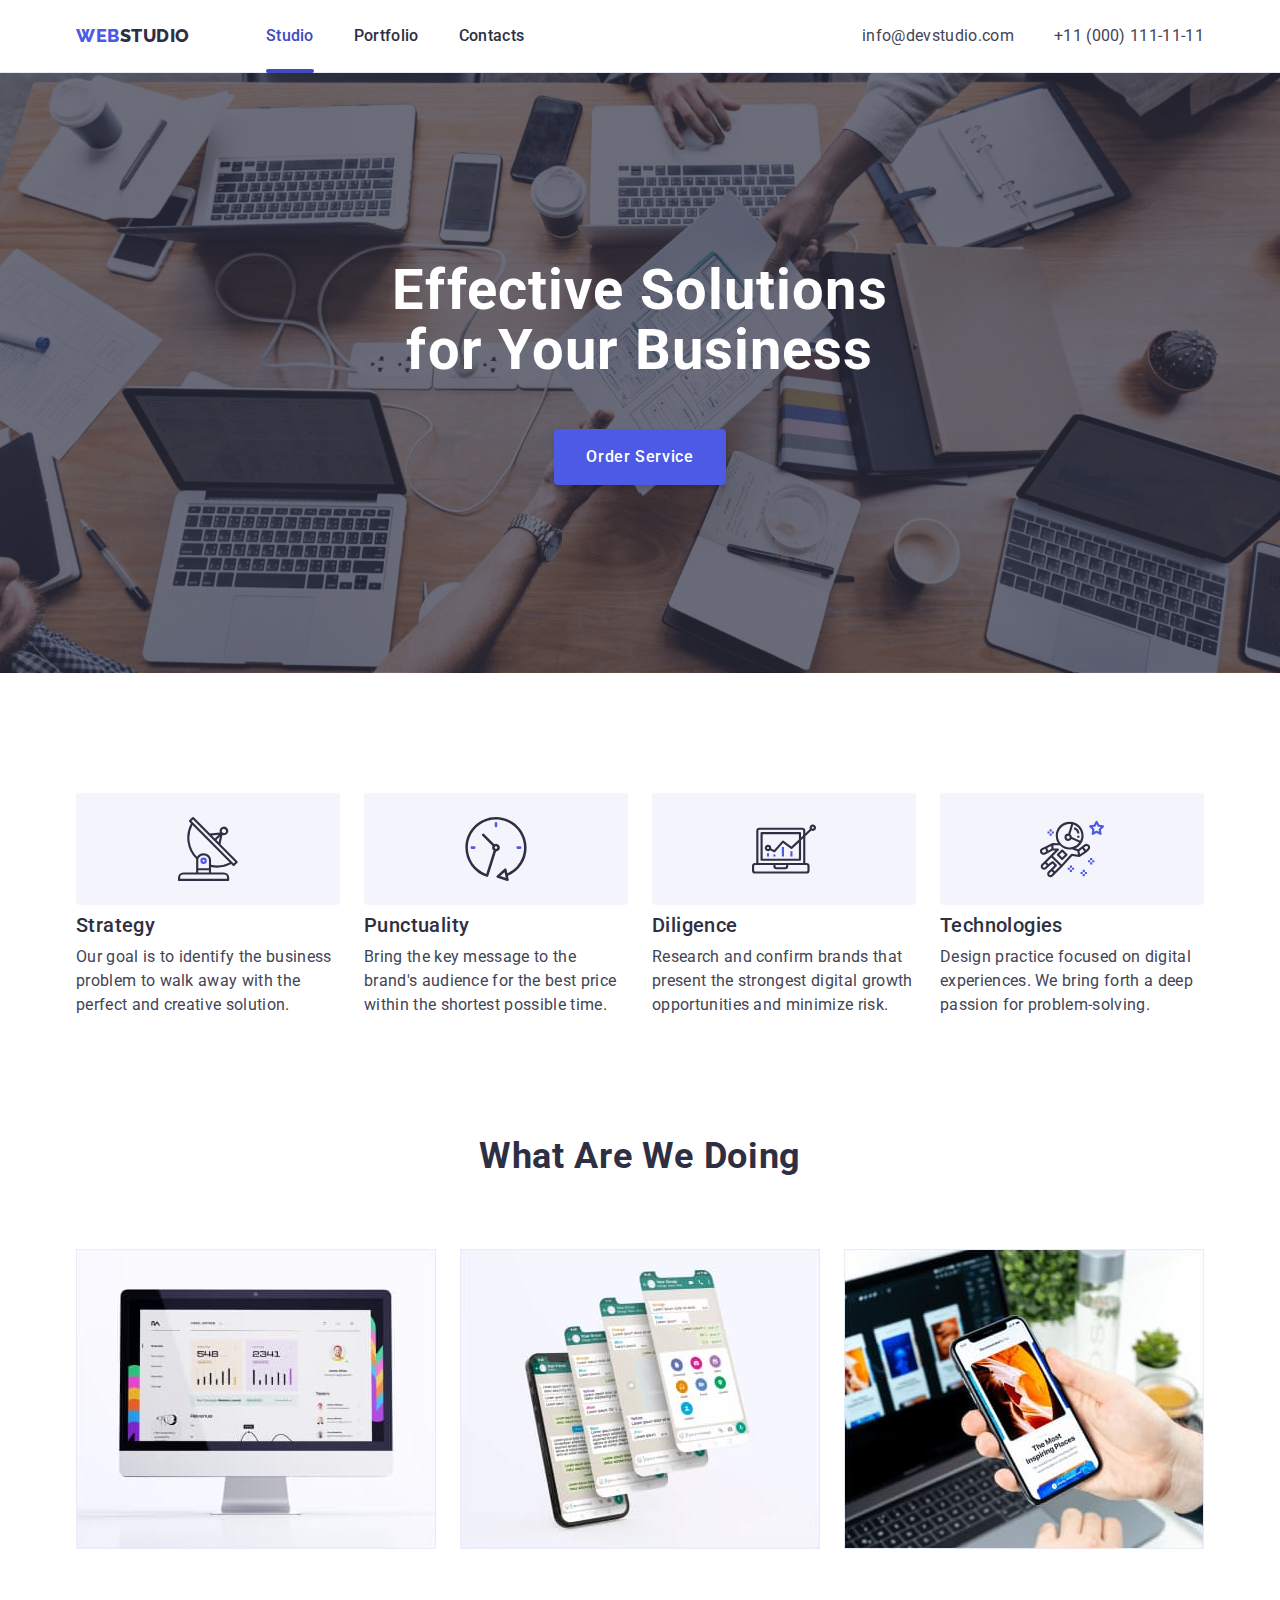
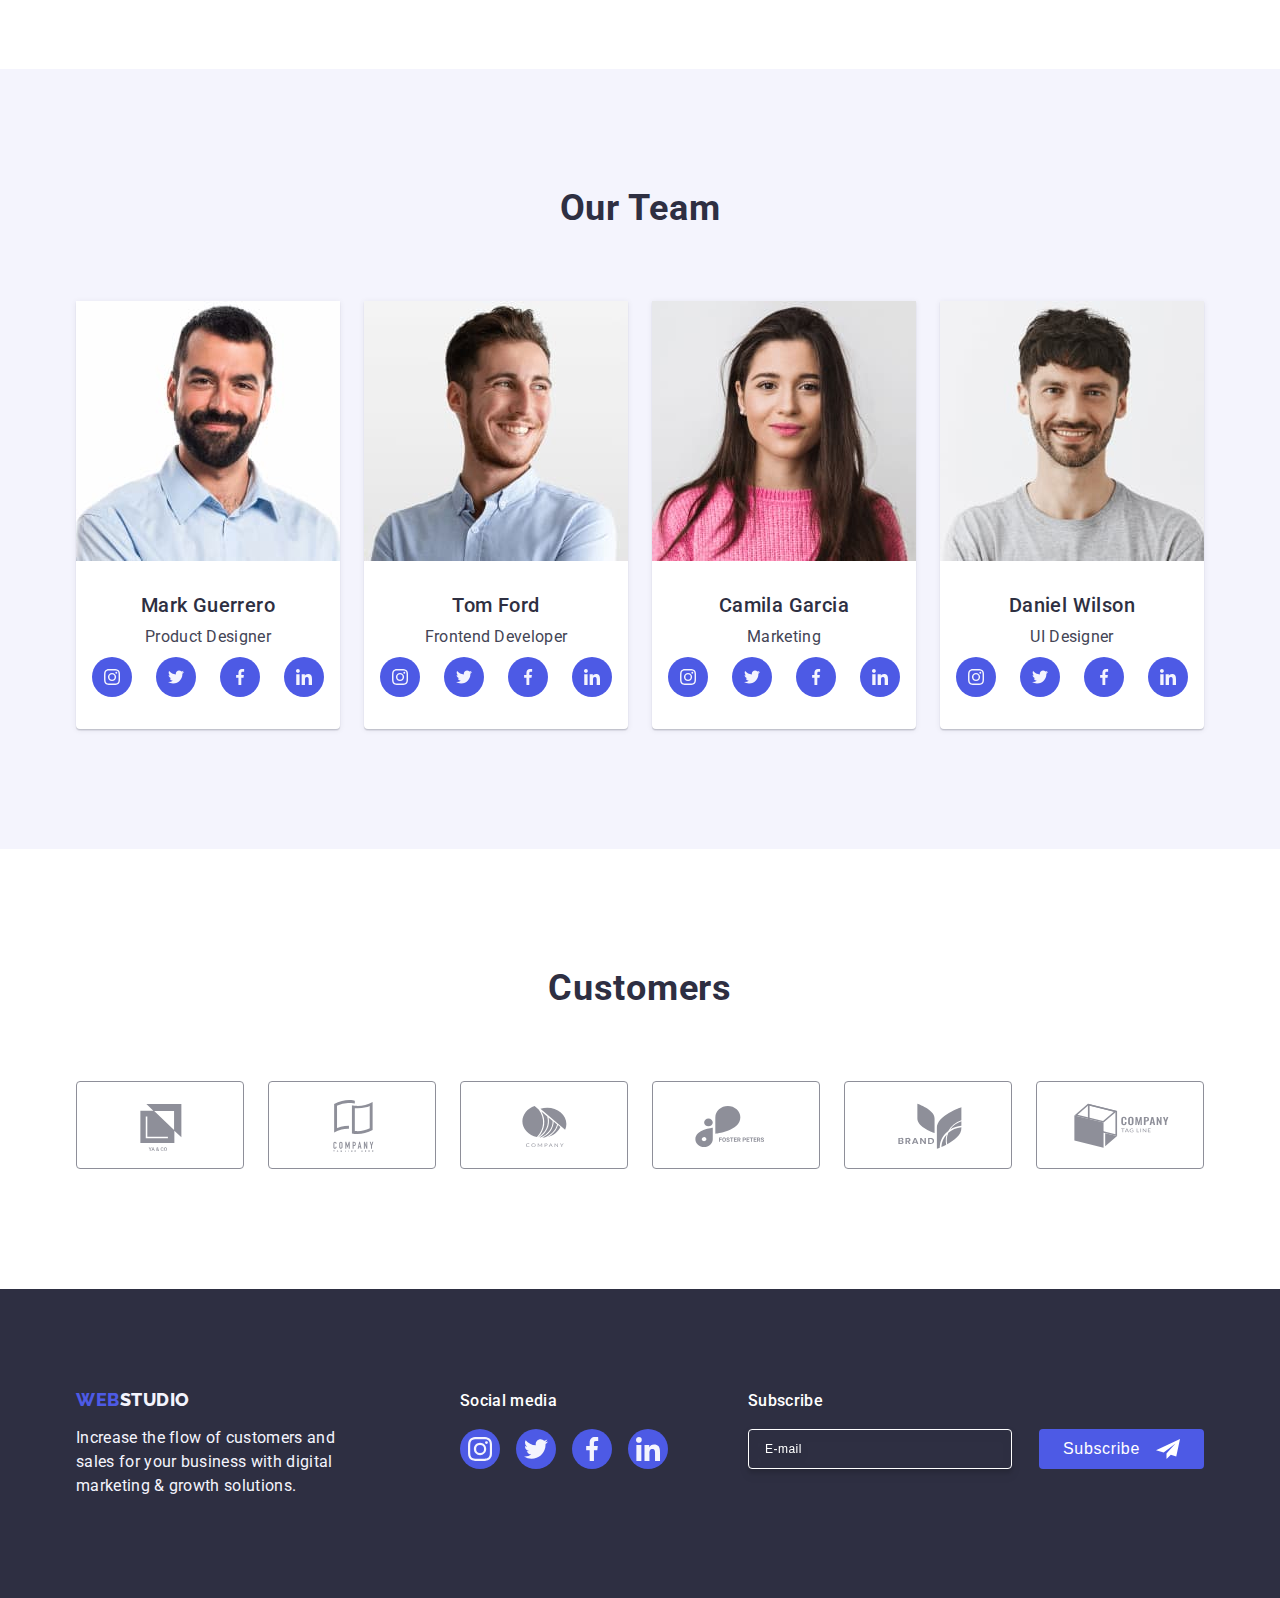
<file: index.html>
<!DOCTYPE html>
<html lang="en">
  <head>
    <meta charset="utf-8" />
    <meta http-equiv="X-UA-Compatible" content="IE=edge" />
    <meta name="description" content="business structure" />
    <link rel="preconnect" href="https://fonts.googleapis.com" />
    <link rel="preconnect" href="https://fonts.gstatic.com" crossorigin />
    <link
      href="https://fonts.googleapis.com/css2?family=Raleway:wght@800&family=Roboto:wght@400;500;700;900&display=swap"
      rel="stylesheet"
    />
    <link
      rel="stylesheet"
      href="https://cdnjs.cloudflare.com/ajax/libs/modern-normalize/2.0.0/modern-normalize.min.css"
      integrity="sha512-4xo8blKMVCiXpTaLzQSLSw3KFOVPWhm/TRtuPVc4WG6kUgjH6J03IBuG7JZPkcWMxJ5huwaBpOpnwYElP/m6wg=="
      crossorigin="anonymous"
      referrerpolicy="no-referrer"
    />
    <link rel="stylesheet" href="./css/styles.css" />
    <title>Effective solutions for your business</title>
  </head>

  <body>
    <!--Header container-->
    <header class="header">
      <div class="header-nav-container container">
        <nav class="nav">
          <a href="./index.html" class="logo link"
            >Web<span class="logo-text">Studio</span></a
          >
          <ul class="page-nav list">
            <li class="page-nav-item">
              <a class="menu-link current link" href="./index.html">Studio</a>
            </li>
            <li class="page-nav-item">
              <a class="menu-link link" href="./portfolio.html">Portfolio</a>
            </li>
            <li class="page-nav-item">
              <a class="menu-link link" href="">Contacts</a>
            </li>
          </ul>
        </nav>
        <address class="address">
          <ul class="address-list list">
            <li>
              <a class="link" href="mailto:info@devstudio.com"
                >info@devstudio.com</a
              >
            </li>
            <li>
              <a class="link" href="tel:+110001111111">+11 (000) 111-11-11</a>
            </li>
          </ul>
        </address>
      </div>
    </header>

    <main>
      <!--Solusions for your business-->
      <section class="effective-solutions">
        <div class="effective-solutions-container container">
          <h1 class="page-title">Effective Solutions for Your Business</h1>
          <button type="button" class="button-service button-text" data-modal-open>
            Order Service
          </button>
        </div>
      </section>

      <!--Business characteristics-->
      <section class="business">
        <div class="features-container container">
          <h2 class="visually-hidden">Features</h2>
          <ul class="business-list list">
            <li class="business-item">
              <div class="business-block">
                <svg class="business-features-icon" width="64" height="64">
                <use href="./images/icons.svg#icon-antenna"></use></svg>
              </div>
              <h3 class="about-business">Strategy</h3>
              <p class="business-text">
                Our goal is to identify the business problem to walk away with
                the perfect and creative solution.
              </p>
            </li>
            <li class="business-item">
              <div class="business-block">
                <svg class="business-features-icon" width="64" height="64">
                <use href="./images/icons.svg#icon-clock"></use></svg>   
              </div>
              <h3 class="about-business">Punctuality</h3>
              <p class="business-text">
                Bring the key message to the brand's audience for the best price
                within the shortest possible time.
              </p>
            </li>
            <li class="business-item">
              <div class="business-block"> 
                <svg class="business-features-icon" width="64" height="64">
                <use href="./images/icons.svg#icon-diagram"></use></svg>
              </div>
              <h3 class="about-business">Diligence</h3>
              <p class="business-text">
                Research and confirm brands that present the strongest digital
                growth opportunities and minimize risk.
              </p>
            </li>
            <li class="business-item">
              <div class="business-block">
                <svg class="business-features-icon" width="64" height="64">
                <use href="./images/icons.svg#icon-astronaut"></use></svg>
              </div>
              <h3 class="about-business">Technologies</h3>
              <p class="business-text">
                Design practice focused on digital experiences. We bring forth a
                deep passion for problem-solving.
              </p>
            </li>
          </ul>
        </div>
      </section>

      <!--Our work-->
      <section class="work">
        <div class="work-section-container container">
          <h2 class="work-title">What are we doing</h2>
          <ul class="work-list list">
            <li class="work-item">
              <img
                class="work-list-item-img"
                src="./images/img-1.jpg"
                alt="computer screen"
                width="360"
                height="300"
              />
            </li>
            <li class="work-item">
              <img
                class="work-list-item-img"
                src="./images/img-2.jpg"
                alt="phone screen"
                width="360"
                height="300"
              />
            </li>
            <li class="work-item">
              <img
                class="work-list-item-img"
                src="./images/img-3.jpg"
                alt="phone"
                width="360"
                height="300"
              />
            </li>
          </ul>
        </div>
      </section>

      <!--Team-->
      <section class="team">
        <div class="team-card-container container">
        <h2 class="team-our-title">Our Team</h2>
          <ul class="team-list list">
            <li class="team-item">
              <img
                class="team-list-item-img"
                src="./images/Guerrero.jpg"
                alt="Mark Guerrero"
                width="264"
                height="260"
              />
              <div class="team-text-container"> 
                <h3 class="team-title">Mark Guerrero</h3>
                <p class="team-text">Product Designer</p>
                <ul class="team-card-list list">
                  <li class="team-card-item">
                    <a class="team-link link" href=""> 
                      <svg class="team-icon" width="16" height="16">
                      <use href="./images/icons.svg#icon-instagram"></use></svg>
                    </a>
                    </li>
                  <li class="team-card-item">
                    <a class="team-link link" href="">
                      <svg class="team-icon" width="16" height="16">
                      <use href="./images/icons.svg#icon-twitter"></use></svg>
                    </a>
                   </li>
                  <li class="team-card-item">
                    <a class="team-link link" href="">
                      <svg class="team-icon" width="16" height="16">
                      <use href="./images/icons.svg#icon-facebook"></use></svg>
                    </a>
                   </li>
                  <li class="team-card-item">
                    <a class="team-link link" href="">
                      <svg class="team-icon" width="16" height="16">
                      <use href="./images/icons.svg#icon-linkedin"></use></svg>
                    </a>
                  </li>
                </ul>
              </div>           
              </li>
            <li class="team-item">
              <img
                class="team-list-item-img"
                src="./images/Ford.jpg"
                alt="Tom Ford"
                width="264"
                height="260"
              />
              <div class="team-text-container">
                <h3 class="team-title">Tom Ford</h3>
                <p class="team-text">Frontend Developer</p>
                <ul class="team-card-list list">
                  <li class="team-card-item">
                    <a class="team-link link" href="">
                      <svg class="team-icon" width="16" height="16">
                      <use href="./images/icons.svg#icon-instagram"></use></svg>
                    </a>
                    </li>
                  <li class="team-card-item">
                    <a class="team-link link" href="">
                      <svg class="team-icon" width="16" height="16">
                      <use href="./images/icons.svg#icon-twitter"></use></svg>
                    </a>
                  </li>
                  <li class="team-card-item">
                    <a class="team-link link" href="">
                      <svg class="team-icon" width="16" height="16">
                      <use href="./images/icons.svg#icon-facebook"></use></svg>
                    </a>
                  </li>
                  <li class="team-card-item">
                    <a class="team-link link" href="">
                      <svg class="team-icon" width="16" height="16">
                      <use href="./images/icons.svg#icon-linkedin"></use></svg>
                    </a>
                  </li>
                </ul>
              </div>
              </li>
            <li class="team-item">
              <img
                class="team-list-item-img"
                src="./images/Garcia.jpg"
                alt="Camila Garcia"
                width="264"
                height="260"
              />
              <div class="team-text-container">
                <h3 class="team-title">Camila Garcia</h3>
                <p class="team-text">Marketing</p>
                <Ul class="team-card-list list">
                  <li class="team-card-item">
                    <a class="team-link link" href="">
                      <svg class="team-icon" width="16" height="16">
                      <use href="./images/icons.svg#icon-instagram"></use></svg> 
                    </a>
                    </li>
                  <li class="team-card-item">
                    <a class="team-link link" href="">
                      <svg class="team-icon" width="16" height="16">
                      <use href="./images/icons.svg#icon-twitter"></use></svg>
                    </a>
                   </li>
                  <li class="team-card-item">
                    <a class="team-link link" href="">
                      <svg class="team-icon" width="16" height="16">
                      <use href="./images/icons.svg#icon-facebook"></use></svg>
                    </a>
                   </li>
                  <li class="team-card-item">
                    <a class="team-link link" href="">
                      <svg class="team-icon" width="16" height="16">
                      <use href="./images/icons.svg#icon-linkedin"></use></svg> 
                    </a>
                  </li>
                </Ul>
               </div>
               </li>
            <li class="team-item">
              <img
                class="team-list-item-img"
                src="./images/Wilson.jpg"
                alt="Daniel Wilson"
                width="264"
                height="260"
              />
              <div class="team-text-container">
                <h3 class="team-title">Daniel Wilson</h3>
                <p class="team-text">UI Designer</p>
                <ul class="team-card-list list">
                  <li class="team-card-item">
                    <a class="team-link link" href="">
                      <svg class="team-icon" width="16" height="16">
                      <use href="./images/icons.svg#icon-instagram"></use></svg>
                    </a>
                    </li>
                  <li class="team-card-item">
                    <a class="team-link link" href="">
                      <svg class="team-icon" width="16" height="16">
                      <use href="./images/icons.svg#icon-twitter"></use></svg>
                    </a>
                  </li>
                  <li class="team-card-item">
                    <a class="team-link link" href="">
                      <svg class="team-icon" width="16" height="16">
                      <use href="./images/icons.svg#icon-facebook"></use></svg>
                    </a>
                  </li>
                  <li class="team-card-item">
                    <a class="team-link link" href="">
                      <svg class="team-icon" width="16" height="16">
                      <use href="./images/icons.svg#icon-linkedin"></use></svg>
                    </a>
                  </li>
                </ul>
              </div>
            </li>
          </ul>
          </div>
      </section>

      <!--Customers-->
      <section class="customers">
      <div class="customers-container container">  
        <h2 class="customers-title">Customers</h2>
        <ul class="customers-list list">
          <li class="customers-item">
              <a href="" class="customers-icon-link link">
                <svg class="customers-icon" width="104" height="56">
                <use href="./images/icons.svg#icon-YA--CO"></use>       
              </svg>
              </a>
            </li>
          <li class="customers-item">
              <a href="" class="customers-icon-link link">
                <svg class="customers-icon" width="104" height="56">
                <use href="./images/icons.svg#icon-Company"></use>
                </svg>
              </a>
              </li>
          <li class="customers-item">
              <a href="" class="customers-icon-link link">
                <svg class="customers-icon" width="104" height="56">
                <use href="./images/icons.svg#icon-Company-2">
                </use></svg>
              </a>
            </li>
          <li class="customers-item">
              <a href="" class="customers-icon-link link">
                <svg class="customers-icon" width="104" height="56">
                <use href="./images/icons.svg#icon-foster-peters"></use>
                </svg>
              </a>
            </li>
          <li class="customers-item">
              <a href="" class="customers-icon-link link">
                <svg class="customers-icon" width="104" height="56">
                <use href="./images/icons.svg#icon-brand"></use></svg>            
             </a>
          </li>
          <li class="customers-item">
              <a href="" class="customers-icon-link link">
                <svg class="customers-icon" width="104" height="56">
                <use href="./images/icons.svg#icon-tag-line"></use></svg>
              </a>
              </li>
              </ul>
              </div>
        </section>
      </main>

    <!--Footer-->
    <footer class="page-footer">
      <div class="footer-container container">
        <div class="footer-logomedia">
          <a class="logo-footer link" href="./index.html"
          >Web<span class="footer-logo-text">Studio</span></a
        >
        <p class="footer-text">
          Increase the flow of customers and sales for your business with
          digital marketing & growth solutions.
        </p>
      </div>

      <div class="footer-socialmedia">
        <p class="footer-media-text">Social media</p>
        <ul class="footer-media-list list">
          <li class="footer-media-item">
            <a href="" class="footer-media-link link" 
            aria-label="Instagram" 
            target="_blank" 
            rel="noopener noreferrer">
            <svg class="footer-icon" width="24" height="24">
            <use href="./images/icons.svg#icon-instagram-footer"></use></svg>
          </a>
          </li>
          <li class="footer-media-item">
          <a href="" class="footer-media-link link" 
          aria-label="twitter" 
          target="_blank" 
          rel="noopener noreferrer">
          <svg class="footer-icon" width="24" height="24">
          <use href="./images/icons.svg#icon-twitter-footer"></use></svg>
        </a>
          </li>
          <li class="footer-media-item">
            <a href="" class="footer-media-link link" 
            aria-label="facebook" 
            target="_blank" 
            rel="noopener noreferrer">
            <svg class="footer-icon" width="24" height="24">
            <use href="./images/icons.svg#icon-facebook-footer"></use></svg>
            </a>
          </li>
          <li class="footer-media-item">
            <a href=""  class="footer-media-link link" aria-label="linkedin" 
            target="_blank" 
            rel="noopener noreferrer">
            <svg class="footer-icon" width="24" height="24">
            <use href="./images/icons.svg#icon-linkedin-footer"></use></svg>
          </a>
          </li>
        </ul>
      </div>
      <div class="footer-subscribe">
          <p class="subscribe-text">Subscribe</p>
          <form class="footer-form">
            <label aria-label="email" class="footer-label">
              <input type="email"
              name="footer-email"
              class="footer-input"
              placeholder="E-mail"
              required/>
            </label>
            <button type="submit" class="subscribe-input-button">Subscribe
              <svg class="subscribe-icon" width="24" height="24">
              <use href="./images/icons.svg#icon-frame"></use></svg>
            </button>
          </form>
      </div>
        </div>
       </footer>

      <div class="backdrop is-hidden" data-modal>  
      <div class="modal">
       <button type="button" class="modal-button" data-modal-close>
        <svg class="button-icon" width="8" height="8">
        <use href="./images/icons.svg#icon-close"></use></svg>
      </button>
      <p class="modal-title">Leave your contacts and we will call you back</p>
    <form class="modal-form">
      <div class="modal-field">
        <label for="user-name" class="input-label">Name</label>
        <div class="input-wrap">
          <input type="text" 
          name="user-name"
          class="modal-input"
          placeholder="Enter name"
          required
          minlength="3"
          maxlength="10"
          id="user-name"
          />
          <svg class="modal-input-icon" width="18" height="24">
            <use href="./images/icons.svg#icon-person-black"></use>
          </svg>
        </div>
        </div>
      <div class="modal-field">
        <label for="user-tel" class="input-label">Phone</label>
        <div class="input-wrap">
          <input type="tel"
          name="user-tel"
          class="modal-input"
          placeholder="Enter phone"
          pattern="[\+]\d{3}\s[\(]\d{2}[\)]\s\d{3}[\-]\d{2}[\-]\d{2}"
          required
          id="user-tel"
          />
          <svg class="modal-input-icon" width="18" height="24">
          <use href="./images/icons.svg#icon-phone-black"></use>
          </svg>
        </div>
        </div>
        <div class="modal-field">
          <label for="user-email" class="input-label">Email</label>
          <div class="input-wrap">
            <input type="email"
            name="user-email"
            class="modal-input" 
            placeholder="Enter email"
            required
            id="user-email"
            />
            <svg class="modal-input-icon" width="18" height="24">
            <use href="./images/icons.svg#icon-email-black"></use>
            </svg>
          </div>
          </div>
          <div class="modal-field-comment">
            <label for="user-comment" class="input-label">Comment</label>
            <textarea name="user-comment" id="user-comment" class="modal-textarea" placeholder="Text input"></textarea>
            </div>

            <div class="modal-privacy">
              <input type="checkbox" 
              name="user-privacy" 
              id="user-privacy" 
              value="true" 
              class="modal-check visually-hidden"/> 
              <label for="user-privacy" class="check-text">
                <span class="checkbox-modal">
                <svg class="checkbox-icon" width="10" height="8">
                <use href="./images/icons.svg#icon-check"></use></svg>
              </span>
              I accept the terms and conditions of the 
              <a class="policy-link link" href="">Privacy Policy</a>
              </label>
              </div>     
        <button type="submit" class="modal-form-button">Send</button>
    </form>

    </div>
      </div>
       <script src="./js/modal.js"></script>
  </body>
</html>
</file>
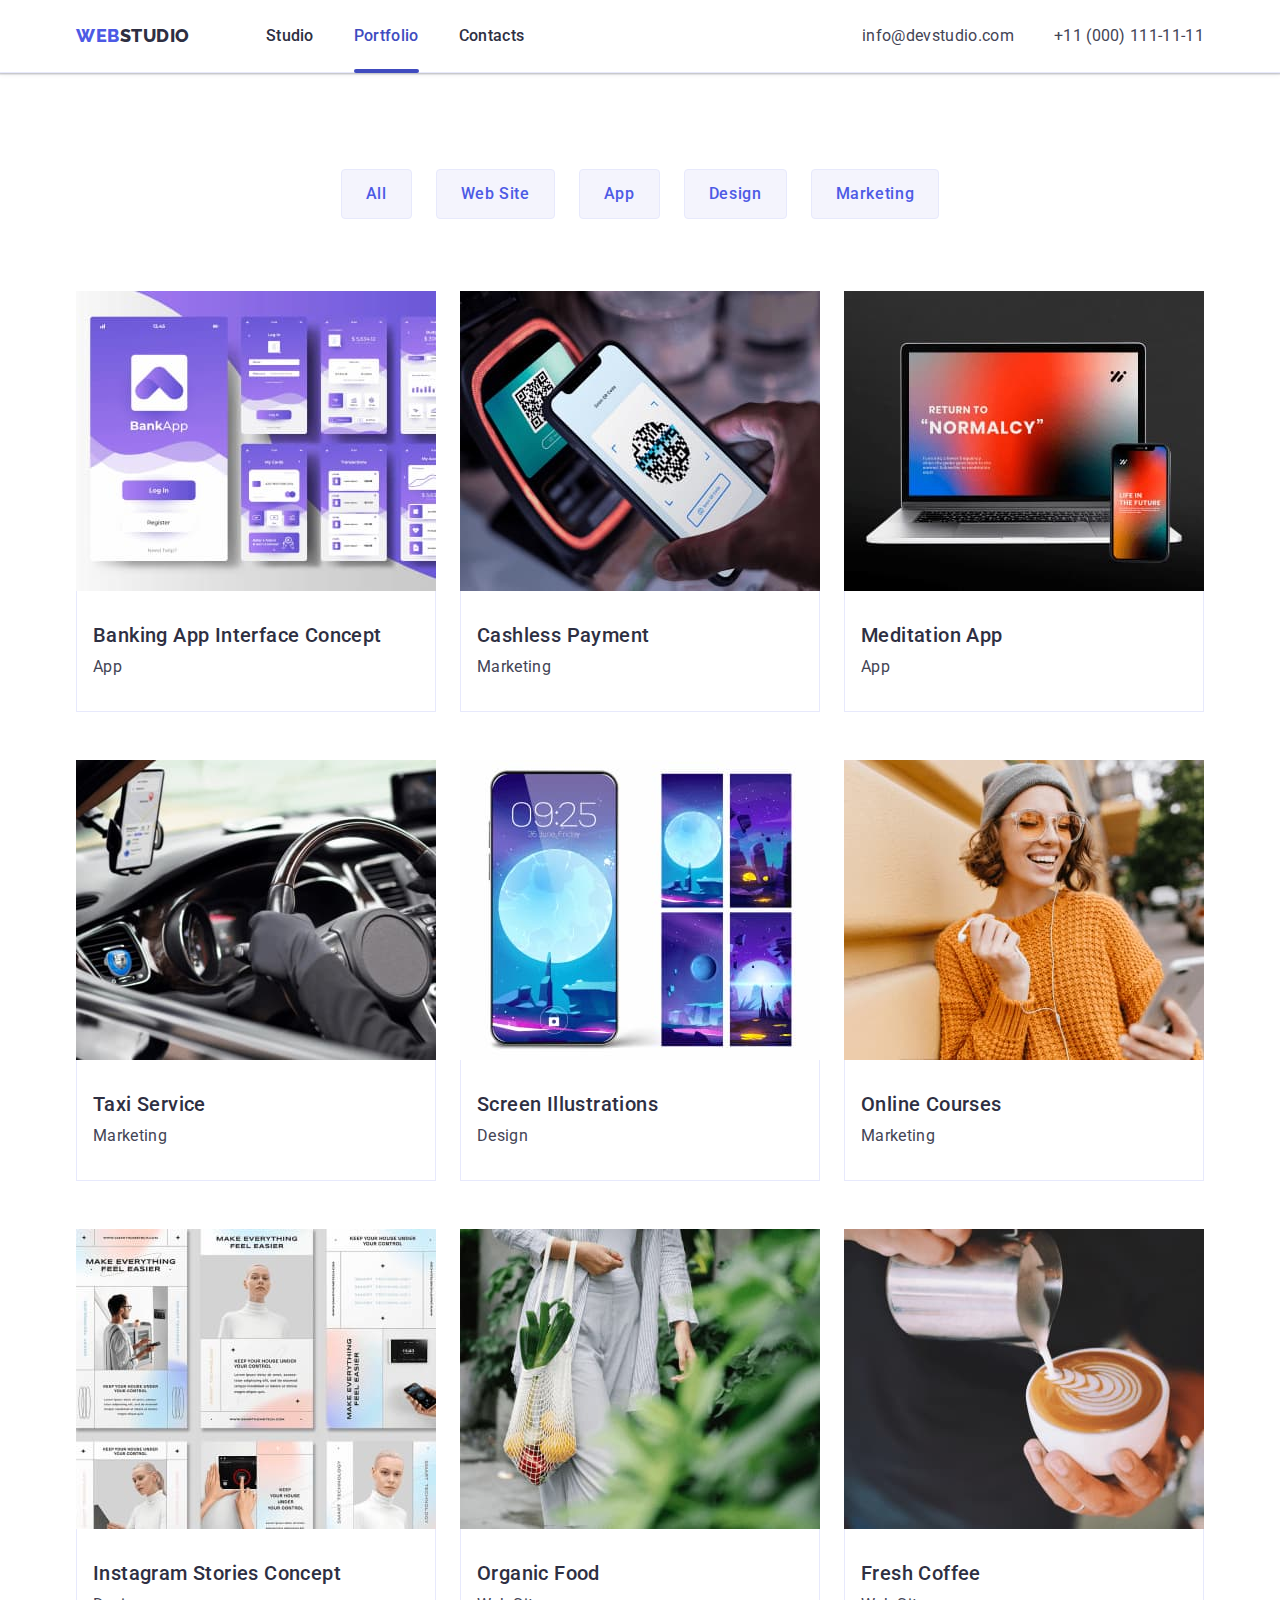
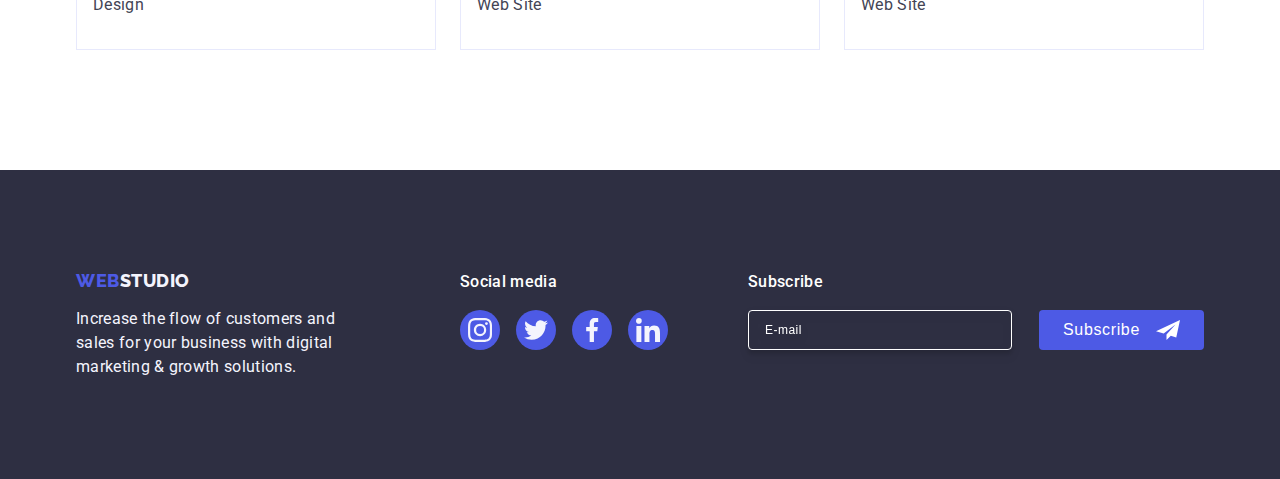
<file: portfolio.html>
<!DOCTYPE html>
<html lang="en">
  <head>
    <meta charset="UTF-8" />
    <meta http-equiv="X-UA-Compatible" content="IE=edge" />
    <meta name="description" content="business structure" />
    <link rel="preconnect" href="https://fonts.googleapis.com" />
    <link rel="preconnect" href="https://fonts.gstatic.com" crossorigin />
    <link
      href="https://fonts.googleapis.com/css2?family=Raleway:wght@800&family=Roboto:wght@400;500;700;900&display=swap"
      rel="stylesheet"
    />
    <link
      rel="stylesheet"
      href="https://cdnjs.cloudflare.com/ajax/libs/modern-normalize/2.0.0/modern-normalize.min.css"
      integrity="sha512-4xo8blKMVCiXpTaLzQSLSw3KFOVPWhm/TRtuPVc4WG6kUgjH6J03IBuG7JZPkcWMxJ5huwaBpOpnwYElP/m6wg=="
      crossorigin="anonymous"
      referrerpolicy="no-referrer"
    />
    <link rel="stylesheet" href="./css/styles.css" />
    <title>Portfolio</title>
  </head>

  <body>
    <!--Header container-->
    <header class="header">
      <div class="header-nav-container container">
        <nav class="nav">
          <a href="./index.html" class="logo link"
            >Web<span class="logo-text">Studio</span></a
          >
          <ul class="page-nav list">
            <li class="page-nav-item">
              <a class="menu-link link" href="./index.html">Studio</a>
            </li>
            <li class="page-nav-item">
              <a class="menu-link current link" href="./portfolio.html">Portfolio</a>
            </li>
            <li class="page-nav-item">
              <a class="menu-link link" href="">Contacts</a>
            </li>
          </ul>
        </nav>
        <address class="address">
          <ul class="address-list list">
            <li>
              <a class="link" href="mailto:info@devstudio.com"
                >info@devstudio.com</a
              >
            </li>
            <li>
              <a class="link" href="tel:+110001111111">+11 (000) 111-11-11</a>
            </li>
          </ul>
        </address>
      </div>
    </header>

    <main>
      <!--Projects-->
      <section class="projects">
        <div class=" projects-scheme-container container">
          <h1 class="visually-hidden">Portfolio</h1>
            <ul class="button-list list">
            <li class="button-item">
              <button type="button" class="button-color">All</button>
            </li>
            <li class="button-item">
              <button type="button" class="button-color">Web Site</button>
            </li>
            <li class="button-item">
              <button type="button" class="button-color">App</button>
            </li>
            <li class="button-item">
              <button type="button" class="button-color">Design</button>
            </li>
            <li class="button-item">
              <button type="button" class="button-color">Marketing</button>
            </li>
          </ul>
             
          <ul class="card-list list">
          <li class="card-item">
            <a href="" class="card-link link">
              <div class="box-card"><img class="project-card-img" src="./images/Banking.jpg" alt="Banking App" width="360" />
               <p class="project-card-cover">14 Stylish and User-Friendly App Design Concepts · Task Manager App · Calorie Tracker App · Exotic Fruit Ecommerce App · Cloud Storage App</p>
              </div>
              <div class="project-card-container"> 
                <h2 class="card-title">Banking App Interface Concept</h2>
                <p class="card-text">App</p></div>
                </a>
            </li>
          <li class="card-item">
            <a href="" class="card-link link">
              <div class="box-card">
                <img class="project-card-img"
                src="./images/Payment.jpg"
                alt="Cashless Payment"
                width="360"
              />
                <p class="project-card-cover">14 Stylish and User-Friendly App Design Concepts · Task Manager App · Calorie Tracker App · Exotic Fruit Ecommerce App · Cloud Storage App</p>
              </div>
              <div class="project-card-container">
              <h2 class="card-title">Cashless Payment</h2>
              <p class="card-text">Marketing</p>
            </div>
            </a>
            </li>
          <li class="card-item">
            <a href="" class="card-link link"
              ><div class="box-card">
                <img class="project-card-img" src="./images/App.jpg" alt="Meditation App" width="360" />
                  <p class="project-card-cover">14 Stylish and User-Friendly App Design Concepts · Task Manager App · Calorie Tracker App · Exotic Fruit Ecommerce App · Cloud Storage App</p>
                </div>
              <div class="project-card-container">
                <h2 class="card-title">Meditation App</h2>
                <p class="card-text">App</p>
              </div>
              </a>
            </li>
          <li class="card-item">
            <a href="" class="card-link link">
              <div class="box-card">
                <img class="project-card-img" src="./images/Service.jpg" alt="Taxi Service" width="360" />
              <p class="project-card-cover">14 Stylish and User-Friendly App Design Concepts · Task Manager App · Calorie Tracker App · Exotic Fruit Ecommerce App · Cloud Storage App</p>
              </div>
              <div class="project-card-container">
                <h2 class="card-title">Taxi Service</h2>
                <p class="card-text">Marketing</p>
              </div>
              </a>
             </li>
          <li class="card-item">
            <a href="" class="card-link link"
              >
              <div class="box-card">
                <img class="project-card-img"
                src="./images/Screen.jpg"
                alt="Screen Illustrations"
                width="360"
              />
              <p class="project-card-cover">14 Stylish and User-Friendly App Design Concepts · Task Manager App · Calorie Tracker App · Exotic Fruit Ecommerce App · Cloud Storage App</p>
              </div>
             <div class="project-card-container">
              <h2 class="card-title">Screen Illustrations</h2>
              <p class="card-text">Design</p>
            </div>
            </a>
          </li>
          <li class="card-item">
            <a href="" class="card-link link"
              ><div class="box-card">
                <img class="project-card-img"
                src="./images/Courses.jpg"
                alt="Online Courses"
                width="360"
              />
              <p class="project-card-cover">14 Stylish and User-Friendly App Design Concepts · Task Manager App · Calorie Tracker App · Exotic Fruit Ecommerce App · Cloud Storage App</p>
              </div>
                <div class="project-card-container">
                <h2 class="card-title">Online Courses</h2>
                <p class="card-text">Marketing</p>
              </div>
              </a>
              </li>
          <li class="card-item">
            <a href="" class="card-link link"
              ><div class="box-card">
                <img class="project-card-img"
                src="./images/Concept.jpg"
                alt="Instagram Stories Concept"
                width="360"
              />
              <p class="project-card-cover">14 Stylish and User-Friendly App Design Concepts · Task Manager App · Calorie Tracker App · Exotic Fruit Ecommerce App · Cloud Storage App</p>
              </div>
                <div class="project-card-container">
                <h2 class="card-title">Instagram Stories Concept</h2>
                <p class="card-text">Design</p>
              </div>
              </a>
              </li>
          <li class="card-item">
            <a href="" class="card-link link"
              ><div class="box-card">
                <img class="project-card-img" src="./images/Food.jpg" alt="Organic Food" width="360" />
                <p class="project-card-cover">14 Stylish and User-Friendly App Design Concepts · Task Manager App · Calorie Tracker App · Exotic Fruit Ecommerce App · Cloud Storage App</p>
              </div>
                <div class="project-card-container">
                <h2 class="card-title">Organic Food</h2>
                <p class="card-text">Web Site</p>
              </div>
              </a>
              </li>
          <li class="card-item">
            <a href="" class="card-link link"
              ><div class="box-card">
                <img class="project-card-img" src="./images/Coffee.jpg" alt="Fresh Coffee" width="360" />
                <p class="project-card-cover">14 Stylish and User-Friendly App Design Concepts · Task Manager App · Calorie Tracker App · Exotic Fruit Ecommerce App · Cloud Storage App</p>
              </div>
                <div class="project-card-container">
                <h2 class="card-title">Fresh Coffee</h2>
                <p class="card-text">Web Site</p>
              </div> 
              </a>
              </li>
        </ul>
    </div>
      </section>
    </main>

    <!--Footer-->
    <footer class="page-footer">
      <div class="footer-container container">
        <div class="footer-logomedia">
          <a class="logo-footer link" href="./index.html"
          >Web<span class="footer-logo-text">Studio</span></a
        >
        <p class="footer-text">
          Increase the flow of customers and sales for your business with
          digital marketing & growth solutions.
        </p>
      </div>

      <div class="footer-socialmedia">
        <p class="footer-media-text">Social media</p>
        <ul class="footer-media-list list">
          <li class="footer-media-item">
            <a href="" class="footer-media-link link" 
            aria-label="Instagram" 
            target="_blank" 
            rel="noopener noreferrer">
            <svg class="footer-icon" width="24" height="24">
            <use href="./images/icons.svg#icon-instagram-footer"></use></svg>
          </a>
          </li>
          <li class="footer-media-item">
          <a href="" class="footer-media-link link" 
          aria-label="twitter" 
          target="_blank" 
          rel="noopener noreferrer">
          <svg class="footer-icon" width="24" height="24">
          <use href="./images/icons.svg#icon-twitter-footer"></use></svg>
        </a>
          </li>
          <li class="footer-media-item">
            <a href="" class="footer-media-link link" 
            aria-label="facebook" 
            target="_blank" 
            rel="noopener noreferrer">
            <svg class="footer-icon" width="24" height="24">
            <use href="./images/icons.svg#icon-facebook-footer"></use></svg>
            </a>
          </li>
          <li class="footer-media-item">
            <a href=""  class="footer-media-link link" aria-label="linkedin" 
            target="_blank" 
            rel="noopener noreferrer">
            <svg class="footer-icon" width="24" height="24">
            <use href="./images/icons.svg#icon-linkedin-footer"></use></svg>
          </a>
          </li>
        </ul>
      </div>
      <div class="footer-subscribe">
        <p class="subscribe-text">Subscribe</p>
        <form class="footer-form">
          <label aria-label="email" class="footer-label">
            <input type="email"
            name="footer-email"
            class="footer-input"
            placeholder="E-mail"
            required/>
          </label>
          <button type="submit" class="subscribe-input-button">Subscribe
            <svg class="subscribe-icon" width="24" height="24">
            <use href="./images/icons.svg#icon-frame"></use></svg>
          </button>
        </form>
    </div>
        </div>
       </footer>
  </body>
</html>
</file>
<file: css/styles.css>
*,
*::before,
*::after {
  box-sizing: border-box;
}

body {
  font-family: "Roboto", sans-serif;
  font-style: normal;
  font-weight: 400;
  font-size: 16px;
  line-height: 1.5;
  letter-spacing: 0.02em;
  color: #434455;
  background-color: #ffffff;
  margin: 0;
 }

:root {
  --cloud-color: #f4f4fd;
  --navy-color: #2e2f42;
  --white-color: #ffffff;
  --iris-color: #4d5ae5;
  --ocean-color: #404bbf;
  --slate-color: #434455;
}

p, h1, h2, h3, h4, h5, h6 {
  margin-top: 0;
  margin-bottom: 0;
}

ul, ol {
  margin-top: 0;
  margin-bottom: 0;
  padding-left: 0;
}

img {
  display: block;
}

/*Header container*/

.header {
  border-bottom: 1px solid #E7E9FC;
  box-shadow: 0px 1px 6px 0px rgba(46, 47, 66, 0.08), 0px 1px 1px 0px rgba(46, 47, 66, 0.16), 0px 2px 1px 0px rgba(46, 47, 66, 0.08);
}

.container {
  width: 1158px;
  padding: 0 15px;
  margin: 0 auto;
}

.header-nav-container {
  display: flex;
  align-items: center;
  justify-content: space-between;
}

.nav {
  text-decoration: none;
  display: flex;
  align-items: center;
  justify-content: space-between;
 }

.logo {
  font-family: "Raleway", sans-serif;
  font-weight: 800;
  font-size: 18px;
  line-height: 1.17;
  color: var(--iris-color);
  letter-spacing: 0.03em;
  text-transform: uppercase;
  text-decoration: none;
  display: block;
  padding: 24px 0;
  margin-right: 76px;
  align-items: center;
}

.logo-text {
 color: var(--navy-color);
}

.page-nav {
  display: flex;
  gap: 40px;
}

.list {
  list-style: none;
}

.menu-link {
  font-weight: 500;
  font-size: 16px;
  line-height: 1.5em;
  color: var(--navy-color);
  letter-spacing: 0.02em;
  align-items: center;
  padding: 24px 0;
  display: block;
  transition: color 250ms cubic-bezier(0.4, 0, 0.2, 1);
 }

.link {
  text-decoration: none;
}

.menu-link:hover,
.menu-link:focus {
  color: var(--ocean-color);
}

.current {
  position: relative;
  color: var(--ocean-color)
}

.current::after {
  width: 100%;
  height: 4px;
  content: '';
  border-radius: 2px;
  transition: color 250ms cubic-bezier(0.4, 0, 0.2, 1);
  position: absolute;
  left: 0;
  bottom: -1px;
  background-color: var(--ocean-color);
 }

.current:hover::after {
  background-color: var(--ocean-color);
}

.address { 
  font-style: normal;
  margin-left: auto;
 }

.address-list .link {
  font-size: 16px;
  line-height: 1.5;
  letter-spacing: 0.02em;
  color: var(--slate-color);
  text-decoration: none;
  list-style: none;
  align-items: center;
  display: block;
  padding: 24px 0;
  transition: color 250ms cubic-bezier(0.4, 0, 0.2, 1);
}

.address-list {
  display: flex;
  gap: 40px;
}

.address-list .link:hover,
.address-list .link:focus,
.address-list .link:active {
  color: var(--ocean-color);
}

/*Solutions for bussiness*/

.effective-solutions {
  background-color: var(--navy-color);
  padding: 188px 0;
  background-image: linear-gradient(rgba(46,47,66,0.7), rgba(46,47,66,0.7)), url(../images/people-office.jpg);
  background-position: center;
  background-repeat: no-repeat;
  background-size: cover;
  max-width: 1440px;
  margin: 0 auto;
 }

.effective-solutions-container {
  text-align: center;
  width: 1128px;
}

.container {
  width: 1158px;
  padding: 0 15px;
  margin: 0 auto;
}

.page-title {
  font-weight: 700;
  font-size: 56px;
  line-height: 1.07;
  letter-spacing: 0.02em;
  text-align: center;
  color: var(--white-color);
  max-width: 496px;
  margin-bottom: 48px;
  margin: 0 auto;
  }

.button-service {
  font-weight: 500;
  font-size: 16px;
  line-height: 1.5;
  letter-spacing: 0.04em;
  background-color: var(--iris-color);
  cursor: pointer;
  border: none;
  font-family: "Roboto", sans-serif;
  padding: 16px 32px;
  align-items: flex-start;
  gap: 10px;
  border-radius: 4px;
  box-shadow: 0px 4px 4px 0px rgba(0, 0, 0, 0.15);
  display: block;
  min-width: 169px;
  height: 56px;
  margin: 0 auto;
  margin-top: 48px;
  transition: background-color 250ms cubic-bezier(0.4, 0, 0.2, 1);
  }

.button-text {
  color: var(--white-color);
}

.button-service:hover,
.button-service:focus {
  background-color: var(--ocean-color);
}

/*Business characteristics*/

.business {
  background-color: var(--white-color);
  padding: 120px 0;
  margin: 0 auto;
}

.features-container {
  flex-wrap: wrap;
  flex-direction: column;
  }

.visually-hidden {
  position: absolute;
  width: 1px;
  height: 1px;
  margin: -1px;
  border: 0;
  padding: 0;
  white-space: nowrap;
  clip-path: inset(100%);
  clip: rect(0 0 0 0);
  overflow: hidden;
}

.business-list {
  display: flex;
  gap: 24px;
}

.business-item {
  flex-basis: calc((100% - 3*24px)/4);
}

.business-block {
width: 264px;
height: 112px;
border-radius: 4px;
background-color: var(--cloud-color);
margin-bottom: 8px;
display: flex;
align-items: center;
justify-content: center;
}

.business-features-icon {
background-color: var(--cloud-color);
}

.about-business {
  font-weight: 500;
  font-size: 20px;
  line-height: 1.2;
  letter-spacing: 0.02em;
  color: var(--navy-color);
  margin-bottom: 8px;
}

.business-text {
  font-size: 16px;
  line-height: 1.5;
  letter-spacing: 0.02em;
  color: var(--slate-color);
}

/*Our work*/
.work {
  background-color: var(--white-color);
  padding-bottom: 120px;
 }

.work-section-container {
  width: 1158px;
}

.work-title {
  font-weight: 700;
  font-size: 36px;
  line-height: 1.11;
  letter-spacing: 0.02em;
  text-transform: capitalize;
  text-align: center;
  color: var(--navy-color);
  margin-bottom: 72px;
}

.work-list {
  display: flex;
  gap: 24px;
}

.work-item {
 width: calc((100% - 48px)/3);
}

.work-list-item-img {
  display: block;
}

/*Team*/

.team {
  background-color: var(--cloud-color);
  padding: 120px 0;
}

.team-card-container {
  justify-content: center;
}

.team-our-title {
  font-weight: 700;
  font-size: 36px;
  line-height: 1.11;
  letter-spacing: 0.02em;
  text-transform: capitalize;
  text-align: center;
  color: var(--navy-color);
  margin-bottom: 72px;
}

.team-title {
  font-weight: 500;
  font-size: 20px;
  line-height: 1.2;
  letter-spacing: 0.02em;
  text-align: center;
  color: var(--navy-color);
  margin-bottom: 8px;
}

.team-list {
  display: flex;
  gap: 24px;
}

.team-item {
  background-color: var(--white-color);
  width: calc((100% - 3*24px)/4);
  border-radius: 0px 0px 4px 4px;
  box-shadow: 0px 2px 1px 0px rgba(46, 47, 66, 0.08), 0px 1px 1px 0px rgba(46, 47, 66, 0.16), 0px 1px 6px 0px rgba(46, 47, 66, 0.08);
}

.team-text-container {
  padding: 32px 0;
}

.team-text {
  font-size: 16px;
  text-align: center;
  line-height: 1.5;
  letter-spacing: 0.02em;
  color: var(--slate-color);
  }

.team-list-item-img {
  display: block;
}

.team-card-list {
  display: flex;
  gap: 24px;
  align-items: center;
  justify-content: center;
  margin-top: 8px;
}

.team-card-item {
  width: 40px;
  height: 40px;
}

.team-icon {
  fill: currentColor;
  transition: fill 250ms cubic-bezier(0.4, 0, 0.2, 1);
 }

.team-link {
  display: flex;
  width: 100%;
  height: 100%;
  background-color: var(--iris-color);
  align-items: center;
  justify-content: center;
  border-radius: 50%;
  color: var(--cloud-color);
  transition: background-color 250ms cubic-bezier(0.4, 0, 0.2, 1);
}

.team-link:is(:hover, :focus) {
  background-color: var(--ocean-color);
  color: var(--cloud-color);
}

/*Customers*/

.customers {
 background-color: var(--white-color);
 padding: 120px 0;
}

.customers-title {
  font-weight: 700;
  font-size: 36px;
  line-height: 1.11;
  letter-spacing: 0.02em;
  margin-bottom: 72px;
  text-align: center;
  justify-content: center;
  text-transform: capitalize;
  color: var(--navy-color);
}

.customers-list {
  display: flex;
  gap: 24px;
  justify-content: center;
  text-align: center;
}

.customers-item {
  height: 88px;
  width: calc((100% - 120px) / 6); 
}

.customers-icon {
  transition: fill 250ms cubic-bezier(0.4, 0, 0.2, 1);
  fill: currentColor;
}

.customers-icon:hover {
 fill: var(--ocean-color);
}

.customers-icon-link {
  transition: border-color 250ms cubic-bezier(0.4, 0, 0.2, 1), color 250ms cubic-bezier(0.4, 0, 0.2, 1);
  display: flex;
  justify-content: center;
  align-items: center;
  width: 100%;
  height: 100%;
  border: 1px solid #8e8f99;
  border-radius: 4px;
  color: #8e8f99;
}

.customers-icon-link:hover,
.customers-icon-link:focus {
  color: var(--ocean-color);
  border-color: var(--ocean-color);
}

/*Footer*/

.page-footer {
  background-color: var(--navy-color);
  padding: 100px 0;
}

.logo-footer {
  font-family: "Raleway", sans-serif;
  font-weight: 800;
  font-size: 18px;
  line-height: 1.17;
  text-transform: uppercase;
  letter-spacing: 0.03em;
  display: inline-block;
  margin-bottom: 16px;
  color: var(--iris-color);
}

.footer-logo-text {
  color: var(--cloud-color);
}
.footer-text {
  font-size: 16px;
  line-height: 1.5;
  color: var(--cloud-color);
  max-width: 264px;
}

.footer-container {
  display: flex;
  align-items: baseline;
}

.footer-logomedia {
 margin-right: 120px;
}

.footer-socialmedia {
  width: 208px;
  height: 80px;
}

.footer-media-text {
  font-weight: 500;
  font-size: 16px;
  line-height: 1.5;
  letter-spacing: 0.02em;
  margin-bottom: 16px;
  color: var(--white-color);
}

.footer-media-list {
 display: flex;
 gap: 16px;
}

.footer-media-link {
  width: 100%;
  height:100%;
  background-color: var(--iris-color);
  border-radius: 50%;
  color:var(--cloud-color);
  transition: background-color 250ms cubic-bezier(0.4, 0, 0.2, 1);
  display: flex;
  align-items: center;
  justify-content: center;
}

.footer-media-link:is(:hover, :focus) {
  background-color: #31D0AA;
  color: var(--cloud-color);
}

.footer-media-item {
  width: 40px;
  height: 40px;
 }

.footer-icon {
fill: currentColor;
transition: fill 250ms cubic-bezier(0.4, 0, 0.2, 1);
}

.footer-subscribe {
  margin-left: 80px;
  flex-grow: 1;
}

.footer-form {
  display: flex;
  justify-content: space-between;
  gap: 24px;
}

.subscribe-text {
  font-weight: 500;
  font-size: 16px;
  line-height: 1.5;
  letter-spacing: 0.02em;
  color: var(--white-color);
  margin-bottom: 16px;
}

.footer-input {
border-radius: 4px;
border: 1px solid var(--white-color);
box-shadow: 0px 4px 4px 0px rgba(0, 0, 0, 0.15);
height: 40px;
width: 264px;
background-color: transparent;
padding: 8px 16px;
color: var(--white-color);
font-size: 12px;
line-height: 1.5;
letter-spacing: 0.04em;
padding-left: 16px;
filter: drop-shadow(0px 4px 4px rgba(0, 0, 0, 0.15));
}

.footer-input::placeholder {
color: var(--white-color);
}

.subscribe-input-button {
min-width: 165px;
height: 40px;
padding: 8px 24px;
justify-content: center;
align-items: center;
border-radius: 4px;
background-color: var(--iris-color);
color: var(--white-color);
text-align: center;
font-size: 16px;
font-weight: 500;
line-height: 1.5;
letter-spacing: 0.04em;
border: none;
display: flex;
cursor: pointer;
}

.subscribe-icon {
fill: var(--white-color);
margin-left: 16px;
}


/*Projects*/

.projects {
 padding-top: 96px;
 padding-bottom: 120px;
}

.visually-hidden {
  position: absolute;
  width: 1px;
  height: 1px;
  margin: -1px;
  border: 0;
  padding: 0;
  overflow: hidden;
  clip-path: inset(100%);
  clip: rect(0 0 0 0);
}

.button-list {
  background-color: var(--white-color);
  display: flex;
  gap: 24px;
  align-items: center;
  justify-content: center;
  margin-bottom: 72px;
}

.button-color {
  font-family: "Roboto", sans-serif;
  font-weight: 500;
  font-size: 16px;
  line-height: 1.5;
  letter-spacing: 0.04em;
  color: var(--iris-color);
  background-color: var(--cloud-color);
  cursor: pointer;
  border: none;
  border-radius: 4px;
  border: 1px solid #E7E9FC;
  padding: 12px 24px;
  display: block;
  transition: color 250ms cubic-bezier(0.4, 0, 0.2, 1), background-color 250ms cubic-bezier(0.4, 0, 0.2, 1), border-color 250ms cubic-bezier(0.4, 0, 0.2, 1), box-shadow 250ms cubic-bezier(0.4, 0, 0.2, 1);
}

.button-color:hover,
.button-color:focus {
  color: var(--white-color);
  background-color: var(--ocean-color);
  border: 1px solid transparent;
  box-shadow: 0px 2px 2px 0px rgba(0, 0, 0, 0.12), 0px 2px 1px 0px rgba(0, 0, 0, 0.08), 0px 3px 1px 0px rgba(0, 0, 0, 0.10);
}

.link {
  text-decoration: none;
}

.project-card-container {
  padding: 32px 16px;
  border: 1px solid #e7e9fc;
  border-top: none;
 }

.card-list {
  display: flex;
  flex-wrap: wrap;
  column-gap: 24px;
  row-gap: 48px;
}

.card-item {
  width: calc((100% - 48px) / 3);
}

 .card-link {
  display: block;
  transition: box-shadow 250ms cubic-bezier(0.4, 0, 0.2, 1);
}

.card-link:hover,
.card-link:focus {
  box-shadow: 0px 2px 1px 0px rgba(46, 47, 66, 0.08), 0px 1px 1px 0px rgba(46, 47, 66, 0.16), 0px 1px 6px 0px rgba(46, 47, 66, 0.08);
}

.project-card-img {
  border: none;
  display: block;
}

.card-title {
  font-weight: 500;
  font-size: 20px;
  line-height: 1.2;
  letter-spacing: 0.02em;
  color: var(--navy-color);
  margin-bottom: 8px;
}

.card-text {
  font-size: 16px;
  line-height: 1.5;
  letter-spacing: 0.02em;
  color: var(--slate-color);
}

.project-card-cover {
  position: absolute;
  top: 0;
  left: 0;
  width: 100%;
  height: 100%;
  transform: translateY(100%);
  transition: transform 250ms cubic-bezier(0.4, 0, 0.2, 1);
  background-color: var(--iris-color);
  color: var(--cloud-color);
  padding: 40px 32px;
  font-size: 16px;
  font-weight: 400;
}

.card-link:hover .project-card-cover,
.card-link:focus .project-card-cover
{
  transform: translateY(0);
}

.box-card {
  position: relative;
  overflow: hidden;
}

 /*Modal*/

.backdrop {
  position: fixed;
  top: 0;
  left: 0;
  width: 100%;
  height: 100%;
  background-color: rgba(46,47,66,0.4);
  transition: opacity 250ms cubic-bezier(0.4, 0, 0.2, 1), visibility 250ms cubic-bezier(0.4, 0, 0.2, 1);
}

.is-hidden {
  opacity: 0;
  visibility: hidden;
  pointer-events: none;
}

.modal {
  position: absolute;
  top: 50%;
  left: 50%;
  transform: translate(-50%,-50%) scale(1);
  width: 408px;
  min-height: 584px;
  background-color: #fcfcfc;
  box-shadow: 0px 1px 1px rgba(0, 0, 0, 0.14), 0px 1px 3px rgba(0, 0, 0, 0.12), 0px 2px 1px rgba(0, 0, 0, 0.2);
  border-radius: 4px;
  transition: transform 250ms cubic-bezier(0.4, 0, 0.2, 1);
  padding: 72px 24px 24px 24px;
}

.modal-button {
  position: absolute;
  top: 24px;
  right: 24px;
  width: 24px;
  height: 24px;
  border-radius: 50%;
  display: flex;
  justify-content: center;
  align-items: center;
  background-color: #e7e9fc;
  border: 1px solid rgba(0, 0, 0, 0.1); 
  padding: 0;
  cursor: pointer;
  transition: background-color 250ms cubic-bezier(0.4, 0, 0.2, 1), border 250ms cubic-bezier(0.4, 0, 0.2, 1); 
}

.modal-button:hover,
.modal-button:focus {
  background-color: var(--ocean-color);
  border: none;
  fill: var(--white-color);
}

.button-icon {
  transition: fill 250ms cubic-bezier(0.4, 0, 0.2, 1);
}

.button-icon:hover,
.button-icon:focus {
  fill: var(--white-color);
}

.modal-title {
  font-size: 16px;
  font-weight: 500;
  line-height: 1.5;
  letter-spacing: 0.02em;
  color: var(--navy-color);
  max-width: 360px;
  text-align: center;
  margin-bottom: 16px;
}

.modal-input {
  border-radius: 4px;
  border:1px solid rgba(46, 47, 66, 0.4);
  width: 100%;
  height: 40px;
  padding-left: 38px;
  outline: transparent;
  background-color: transparent;
  transition: border-color 250ms cubic-bezier(0.4, 0, 0.2, 1); 
}

.modal-input:focus {
  border-color: var(--iris-color);
}

.modal-input:focus + .modal-input-icon {
fill: var(--iris-color);
}

.modal-input::placeholder,
.modal-textarea::placeholder {
  font-size: 12px;
  font-weight: 400;
  line-height: 1.17;
  letter-spacing: 0.03em;
  color: rgba(46, 47, 66, 0.40);
}

.modal-input:focus::placeholder {
  opacity: 0;
}

.input-label {
display: block;
font-size: 12px;
font-weight: 400;
line-height: 1.17;
letter-spacing: 0.04em;
margin-bottom: 4px;
color: #8E8F99;
}

.modal-field {
  margin-bottom: 8px;
  position: relative;
}

.modal-form-button {
  border-radius: 4px;
  background-color: var(--iris-color);
  box-shadow: 0px 4px 4px 0px rgba(0, 0, 0, 0.15);
  color: var(--white-color);
  border: none;
  text-align: center;
  font-family: "Roboto", sans-serif;
  font-size: 16px;
  font-weight: 500;
  line-height: 1.5;
  letter-spacing: 0.04em;
  padding: 16px 32px;
  cursor: pointer;
  gap: 10px;
  align-items: flex-start;
  display: block;
  margin: 0 auto;
  margin-top: 24px;
  transition: background-color 250ms cubic-bezier(0.4, 0, 0.2, 1);
  min-width: 169px;
  height: 56px;
}

.modal-form-button:hover {
  background-color: var(--ocean-color);
}

.modal-input-icon {
position: absolute;
left: 16px;
top: 50%;
transform: translateY(-50%);
transition: fill 250ms cubic-bezier(0.4, 0, 0.2, 1);
}

.modal-input-icon:focus {
  fill: var(--iris-color);
}

.input-wrap {
  position: relative;
}

.modal-field-comment {
  margin-bottom: 16px;
}

.modal-textarea {
  border-radius: 4px;
  width: 100%;
  height: 120px;
  padding: 8px 16px;
  outline: transparent;
  resize: none;
  font-size: 12px;
  line-height: 1.17;
  letter-spacing: 0.04em;
  color: rgba(46, 47, 66, 0.4);
  border: 1px solid rgba(46, 47, 66, 0.4);
  background-color: transparent;
  transition: border-color 250ms cubic-bezier(0.4, 0, 0.2, 1);
}

.modal-textarea:focus {
  border-color: var(--iris-color);
}

.modal-privacy {
  margin-bottom: 24px;
}

.check-text {
font-size: 12px;
font-weight: 400;
line-height: 1.17;
letter-spacing: 0.04em;
color: #8E8F99;
}

.policy-link {
font-size: 12px;
font-weight: 400;
line-height: 1.33;
letter-spacing: 0.04em;
text-decoration-line: underline;
color: var(--iris-color);
}

.checkbox-modal {
display: inline-flex;
align-items: center;
justify-content: center;
width: 16px;
height: 16px;
border-radius: 2px;
border: 1px solid rgba(46, 47, 66, 0.4);
transition: background-color 250ms cubic-bezier(0.4, 0, 0.2, 1), fill 250ms cubic-bezier(0.4, 0, 0.2, 1), border 250ms cubic-bezier(0.4, 0, 0.2, 1);
margin-right: 8px;
fill: transparent;
}

.modal-check {
position: absolute;
clip: rect(0 0 0 0);
overflow: hidden;
}

.modal-check:checked + .check-text .checkbox-modal {
background-color: var(--ocean-color);
border: none;
fill: var(--cloud-color);
border-color: var(--ocean-color);
}

.modal-check:focus + .check-text .checkbox-modal {
border-color: var(--ocean-color);
}
</file>
